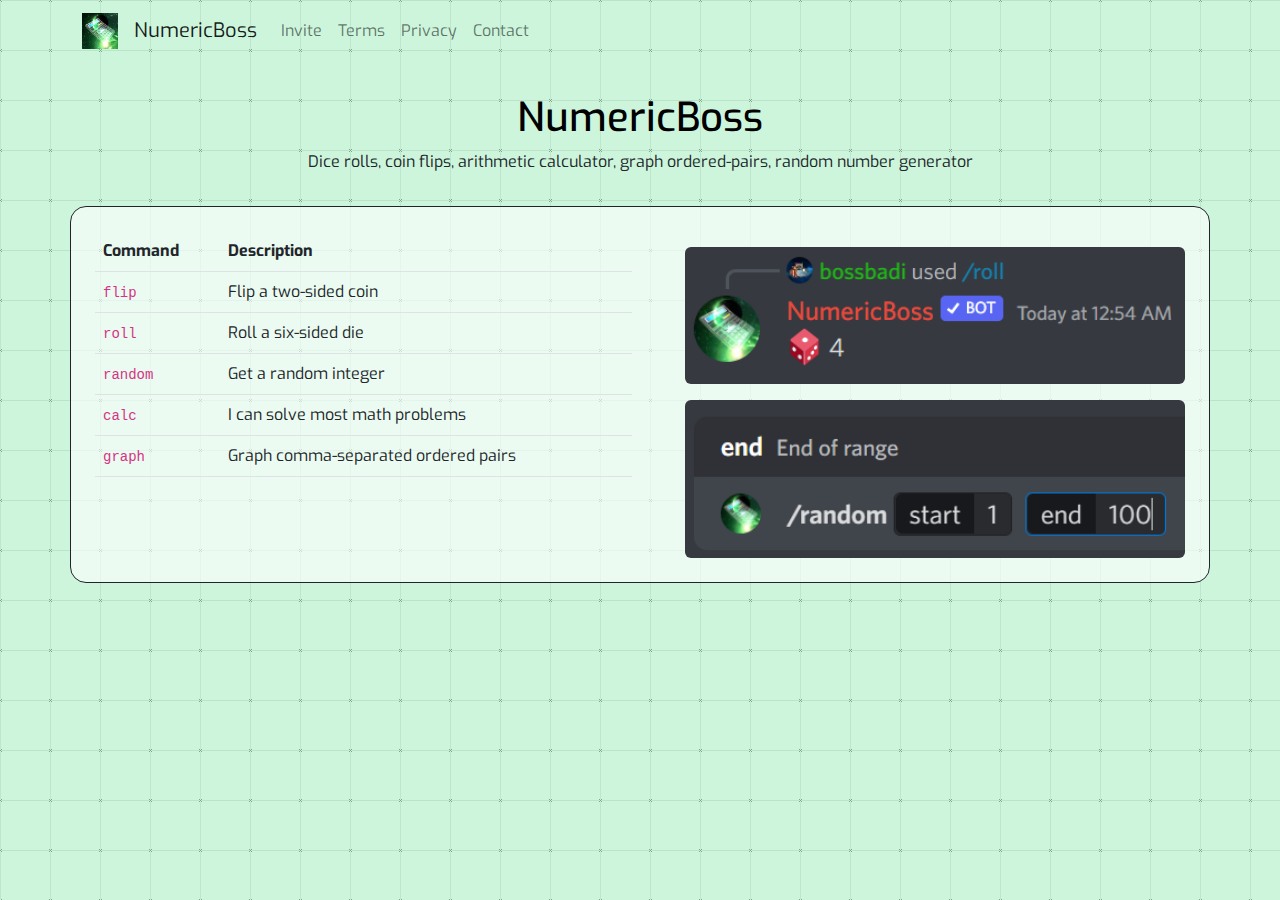
<file: index.html>
<!DOCTYPE html>
<html lang="en">
  <head>
    <meta charset="UTF-8" />
    <meta name="viewport" content="width=device-width, initial-scale=1.0" />
    <link rel="icon" href="images/avatar.ico" />

    <title>NumericBoss</title>
    <meta name="author" content="bossbadi" />
    <meta
      name="description"
      content="Dice rolls, coin flips, arithmetic calculator, graph ordered-pairs, random number generator"
    />
    <meta property="og:image" content="https://numericboss.ml/images/avatar.png" />
    <meta content="#61ff7b" data-react-helmet="true" name="theme-color" />

    <link rel="stylesheet" href="css/bootstrap.min.css" />
    <link rel="stylesheet" href="css/main.css" />
    <script src="js/navScroll.js"></script>
  </head>
  <body>
    <nav class="navbar navbar-expand-lg sticky-top">
      <div class="container">
        <a class="navbar-brand" href="index.html"><img src="images/avatar.ico" height="36" /></a>
        <a class="navbar-brand" href="index.html">NumericBoss</a>
        <button
          class="navbar-toggler"
          type="button"
          data-bs-toggle="collapse"
          data-bs-target="#navbarNav"
          aria-controls="navbarNav"
          aria-expanded="false"
          aria-label="Toggle navigation"
        >
          <span class="navbar-toggler-icon"></span>
        </button>
        <div class="collapse navbar-collapse" id="navbarNav">
          <ul class="navbar-nav">
            <li class="nav-item">
              <a class="nav-link" href="invite.html" target="_blank">Invite</a>
            </li>
            <li class="nav-item">
              <a class="nav-link" href="terms.html">Terms</a>
            </li>
            <li class="nav-item">
              <a class="nav-link" href="privacy.html">Privacy</a>
            </li>
            <li class="nav-item">
              <a class="nav-link" href="contact.html">Contact</a>
            </li>
          </ul>
        </div>
      </div>
    </nav>

    <section class="container header">
      <h1>NumericBoss</h1>
      <p>Dice rolls, coin flips, arithmetic calculator, graph ordered-pairs, random number generator</p>
    </section>

    <section class="container text-container">
      <div class="d-flex flex-row">
        <div class="p-2 table-responsive table-wrapper">
          <table class="table">
            <tr>
              <th>Command</th>
              <th>Description</th>
            </tr>
            <tr>
              <td><code>flip</code></td>
              <td>Flip a two-sided coin</td>
            </tr>
            <tr>
              <td><code>roll</code></td>
              <td>Roll a six-sided die</td>
            </tr>
            <tr>
              <td><code>random</code></td>
              <td>Get a random integer</td>
            </tr>
            <tr>
              <td><code>calc</code></td>
              <td>I can solve most math problems</td>
            </tr>
            <tr>
              <td><code>graph</code></td>
              <td>Graph comma-separated ordered pairs</td>
            </tr>
          </table>
        </div>

        <div class="p-2 img-wrapper">
          <img class="img-fluid rounded example-img" src="images/examples/roll.png" />
          <img class="img-fluid rounded example-img" src="images/examples/random.png" />
        </div>
      </div>
    </section>

    <script src="js/bootstrap.bundle.min.js"></script>
  </body>
</html>
</file>
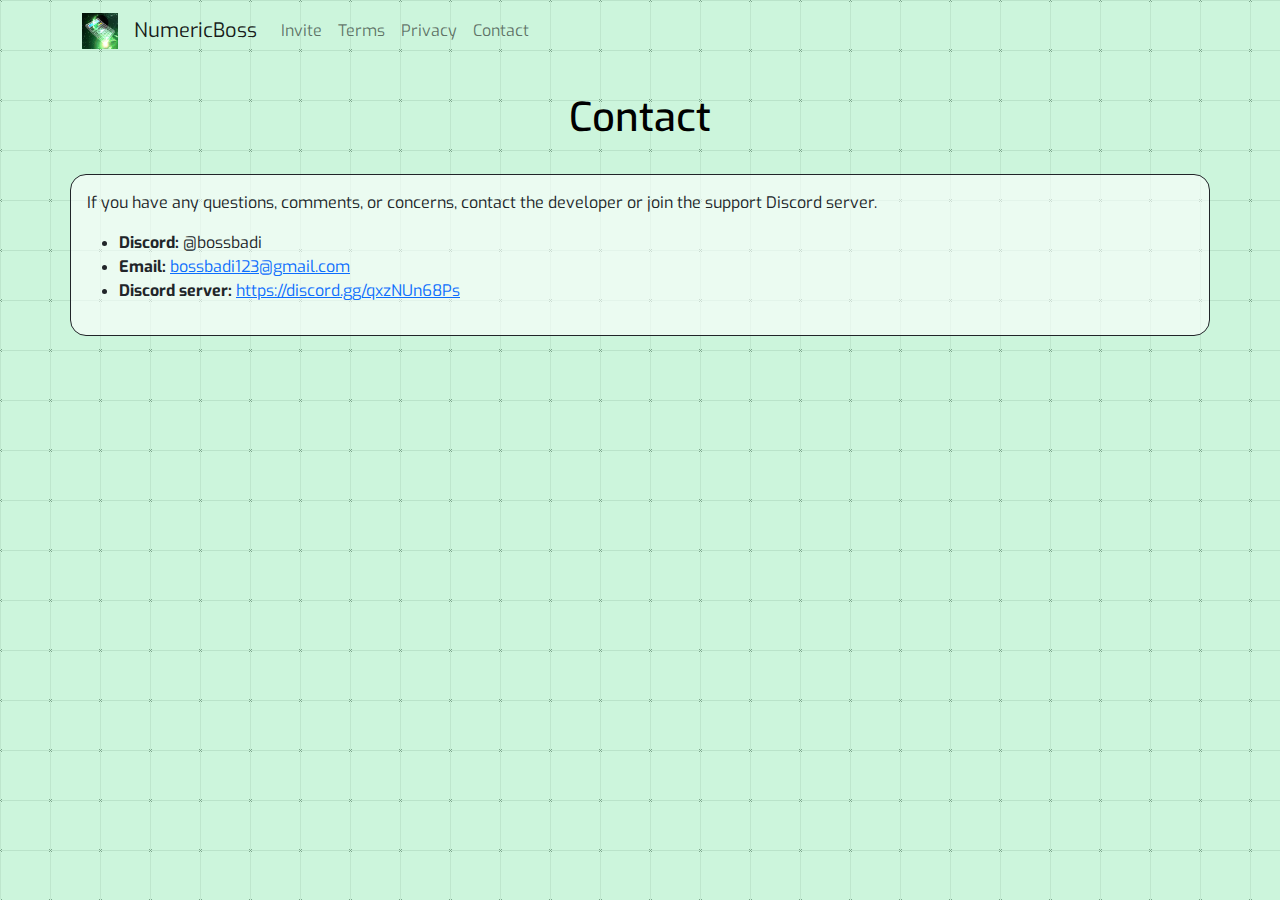
<file: contact.html>
<!DOCTYPE html>
<html lang="en">
  <head>
    <meta charset="UTF-8" />
    <meta name="viewport" content="width=device-width, initial-scale=1.0" />
    <link rel="icon" href="images/avatar.ico" />

    <title>Contact | NumericBoss</title>
    <meta name="author" content="bossbadi" />
    <meta
      name="description"
      content="Dice rolls, coin flips, arithmetic calculator, graph ordered-pairs, random number generator"
    />
    <meta property="og:image" content="https://numericboss.ml/images/avatar.png" />
    <meta content="#61ff7b" data-react-helmet="true" name="theme-color" />

    <link rel="stylesheet" href="css/bootstrap.min.css" />
    <link rel="stylesheet" href="css/main.css" />
    <script src="js/navScroll.js"></script>
  </head>
  <body>
    <nav class="navbar navbar-expand-lg sticky-top">
      <div class="container">
        <a class="navbar-brand" href="index.html"><img src="images/avatar.ico" height="36" /></a>
        <a class="navbar-brand" href="index.html">NumericBoss</a>
        <button
          class="navbar-toggler"
          type="button"
          data-bs-toggle="collapse"
          data-bs-target="#navbarNav"
          aria-controls="navbarNav"
          aria-expanded="false"
          aria-label="Toggle navigation"
        >
          <span class="navbar-toggler-icon"></span>
        </button>
        <div class="collapse navbar-collapse" id="navbarNav">
          <ul class="navbar-nav">
            <li class="nav-item">
              <a class="nav-link" href="invite.html" target="_blank">Invite</a>
            </li>
            <li class="nav-item">
              <a class="nav-link" href="terms.html">Terms</a>
            </li>
            <li class="nav-item">
              <a class="nav-link" href="privacy.html">Privacy</a>
            </li>
            <li class="nav-item">
              <a class="nav-link" href="contact.html">Contact</a>
            </li>
          </ul>
        </div>
      </div>
    </nav>

    <section class="container header">
      <h1>Contact</h1>
    </section>

    <section class="container text-container">
      <p>If you have any questions, comments, or concerns, contact the developer or join the support Discord server.</p>
      <ul>
        <li><strong>Discord:</strong> @bossbadi</li>
        <li><strong>Email:</strong> <a href="mailto:bossbadi123@gmail.com">bossbadi123@gmail.com</a></li>
        <li><strong>Discord server:</strong> <a href="https://discord.gg/qxzNUn68Ps">https://discord.gg/qxzNUn68Ps</a></li>
      </ul>
    </section>

    <script src="js/bootstrap.bundle.min.js"></script>
  </body>
</html>
</file>
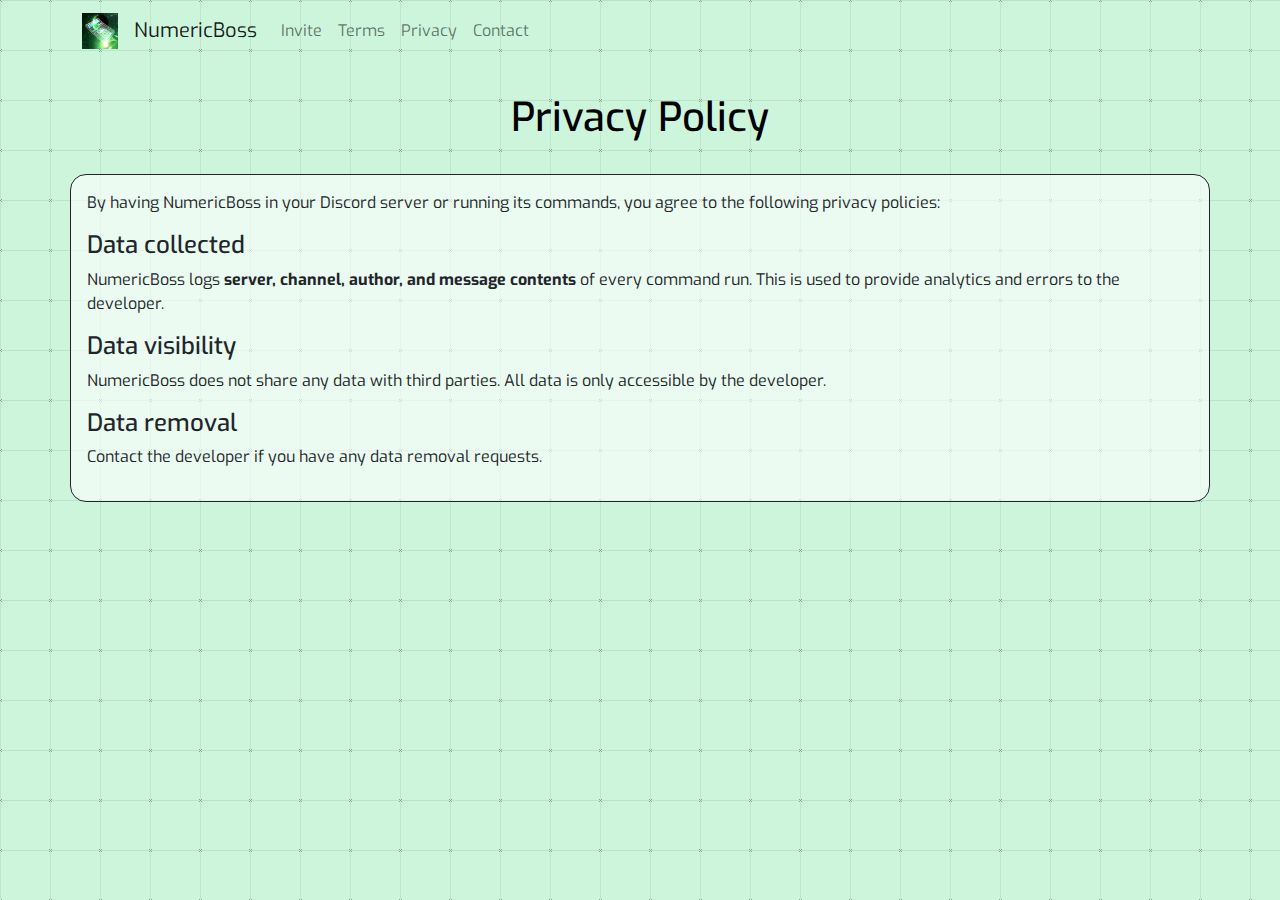
<file: privacy.html>
<!DOCTYPE html>
<html lang="en">
  <head>
    <meta charset="UTF-8" />
    <meta name="viewport" content="width=device-width, initial-scale=1.0" />
    <link rel="icon" href="images/avatar.ico" />

    <title>Privacy Policy | NumericBoss</title>
    <meta name="author" content="bossbadi" />
    <meta
      name="description"
      content="Dice rolls, coin flips, arithmetic calculator, graph ordered-pairs, random number generator"
    />
    <meta property="og:image" content="https://numericboss.ml/images/avatar.png" />
    <meta content="#61ff7b" data-react-helmet="true" name="theme-color" />

    <link rel="stylesheet" href="css/bootstrap.min.css" />
    <link rel="stylesheet" href="css/main.css" />
    <script src="js/navScroll.js"></script>
  </head>
  <body>
    <nav class="navbar navbar-expand-lg sticky-top">
      <div class="container">
        <a class="navbar-brand" href="index.html"><img src="images/avatar.ico" height="36" /></a>
        <a class="navbar-brand" href="index.html">NumericBoss</a>
        <button
          class="navbar-toggler"
          type="button"
          data-bs-toggle="collapse"
          data-bs-target="#navbarNav"
          aria-controls="navbarNav"
          aria-expanded="false"
          aria-label="Toggle navigation"
        >
          <span class="navbar-toggler-icon"></span>
        </button>
        <div class="collapse navbar-collapse" id="navbarNav">
          <ul class="navbar-nav">
            <li class="nav-item">
              <a class="nav-link" href="invite.html" target="_blank">Invite</a>
            </li>
            <li class="nav-item">
              <a class="nav-link" href="terms.html">Terms</a>
            </li>
            <li class="nav-item">
              <a class="nav-link" href="privacy.html">Privacy</a>
            </li>
            <li class="nav-item">
              <a class="nav-link" href="contact.html">Contact</a>
            </li>
          </ul>
        </div>
      </div>
    </nav>

    <section class="container header">
      <h1>Privacy Policy</h1>
    </section>

    <section class="container text-container">
      <p>
        By having NumericBoss in your Discord server or running its commands, you agree to the following privacy policies:
      </p>
      <h4 id="data-collected">Data collected</h4>
      <p>
        NumericBoss logs <strong>server, channel, author, and message contents</strong> of every command run. This is used
        to provide analytics and errors to the developer.
      </p>

      <h4 id="data-visibility">Data visibility</h4>
      <p>NumericBoss does not share any data with third parties. All data is only accessible by the developer.</p>

      <h4 id="data-removal">Data removal</h4>
      <p>Contact the developer if you have any data removal requests.</p>
    </section>

    <script src="js/bootstrap.bundle.min.js"></script>
  </body>
</html>
</file>
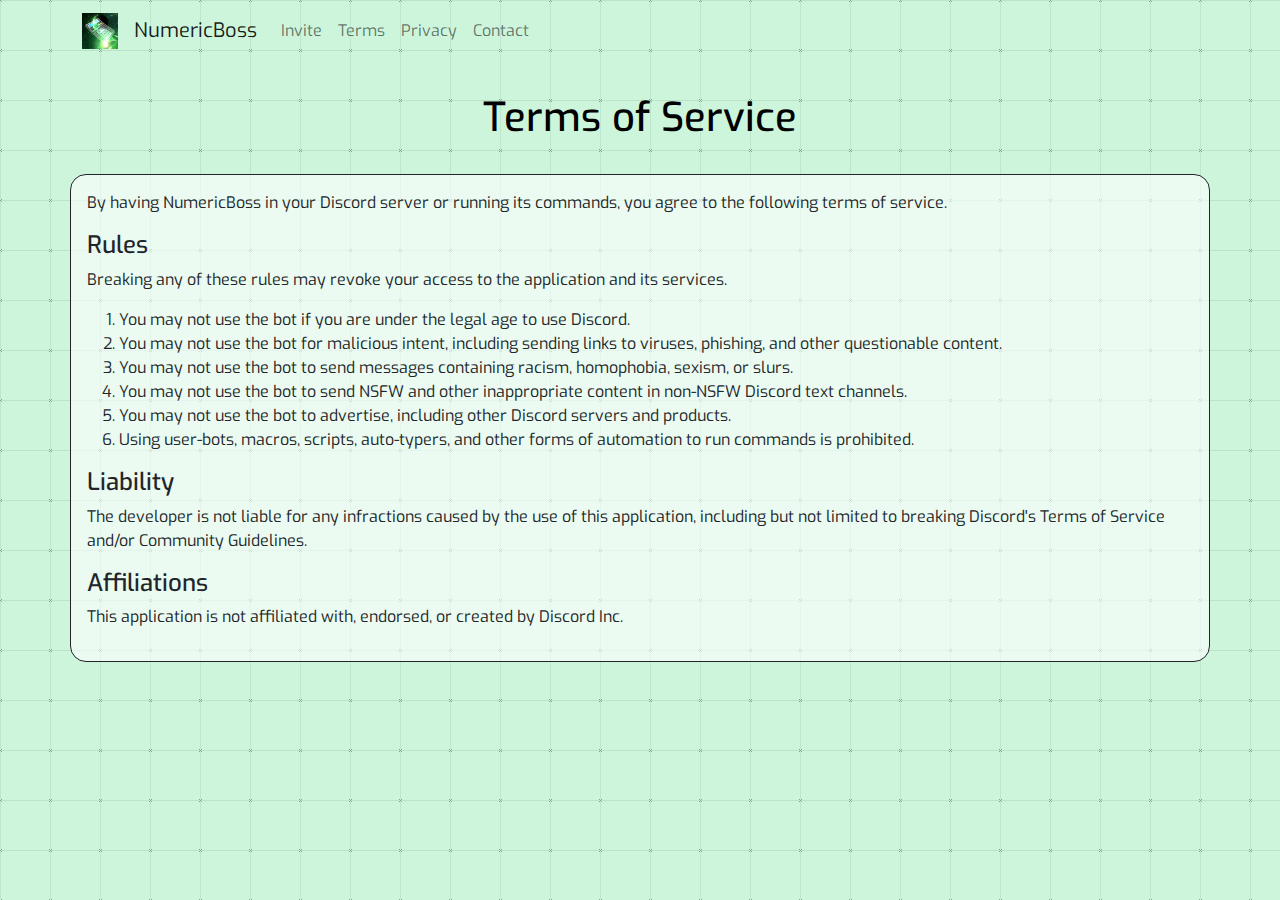
<file: terms.html>
<!DOCTYPE html>
<html lang="en">
  <head>
    <meta charset="UTF-8" />
    <meta name="viewport" content="width=device-width, initial-scale=1.0" />
    <link rel="icon" href="images/avatar.ico" />

    <title>Terms of Service | NumericBoss</title>
    <meta name="author" content="bossbadi" />
    <meta
      name="description"
      content="Dice rolls, coin flips, arithmetic calculator, graph ordered-pairs, random number generator"
    />
    <meta property="og:image" content="https://numericboss.ml/images/avatar.png" />
    <meta content="#61ff7b" data-react-helmet="true" name="theme-color" />

    <link rel="stylesheet" href="css/bootstrap.min.css" />
    <link rel="stylesheet" href="css/main.css" />
    <script src="js/navScroll.js"></script>
  </head>
  <body>
    <nav class="navbar navbar-expand-lg sticky-top">
      <div class="container">
        <a class="navbar-brand" href="index.html"><img src="images/avatar.ico" height="36" /></a>
        <a class="navbar-brand" href="index.html">NumericBoss</a>
        <button
          class="navbar-toggler"
          type="button"
          data-bs-toggle="collapse"
          data-bs-target="#navbarNav"
          aria-controls="navbarNav"
          aria-expanded="false"
          aria-label="Toggle navigation"
        >
          <span class="navbar-toggler-icon"></span>
        </button>
        <div class="collapse navbar-collapse" id="navbarNav">
          <ul class="navbar-nav">
            <li class="nav-item">
              <a class="nav-link" href="invite.html" target="_blank">Invite</a>
            </li>
            <li class="nav-item">
              <a class="nav-link" href="terms.html">Terms</a>
            </li>
            <li class="nav-item">
              <a class="nav-link" href="privacy.html">Privacy</a>
            </li>
            <li class="nav-item">
              <a class="nav-link" href="contact.html">Contact</a>
            </li>
          </ul>
        </div>
      </div>
    </nav>

    <section class="container header">
      <h1>Terms of Service</h1>
    </section>

    <section class="container text-container">
      <p>
        By having NumericBoss in your Discord server or running its commands, you agree to the following terms of service.
      </p>
      <h4 id="rules">Rules</h4>
      <p>Breaking any of these rules may revoke your access to the application and its services.</p>
      <ol>
        <li>You may not use the bot if you are under the legal age to use Discord.</li>
        <li>
          You may not use the bot for malicious intent, including sending links to viruses, phishing, and other
          questionable content.
        </li>
        <li>You may not use the bot to send messages containing racism, homophobia, sexism, or slurs.</li>
        <li>You may not use the bot to send NSFW and other inappropriate content in non-NSFW Discord text channels.</li>
        <li>You may not use the bot to advertise, including other Discord servers and products.</li>
        <li>
          Using user-bots, macros, scripts, auto-typers, and other forms of automation to run commands is prohibited.
        </li>
      </ol>
      <h4 id="liability">Liability</h4>
      <p>
        The developer is not liable for any infractions caused by the use of this application, including but not limited
        to breaking Discord&#39;s Terms of Service and/or Community Guidelines.
      </p>
      <h4 id="affiliations">Affiliations</h4>
      <p>This application is not affiliated with, endorsed, or created by Discord Inc.</p>
    </section>

    <script src="js/bootstrap.bundle.min.js"></script>
  </body>
</html>
</file>
<file: css/main.css>
@import url(https://fonts.googleapis.com/css?family=Exo:500);

::-webkit-scrollbar {
  width: 0; /* Remove scrollbar space */
}

html {
  overflow: scroll;
  overflow-x: hidden;
  scroll-behavior: smooth;
}

html:not([data-scroll="0"]) .navbar {
  transition: 1s;
  background-color: white;
  box-shadow: 0 0 20px 0 rgba(0, 0, 0, 0.5);
}

html[data-scroll="0"] .navbar {
  transition: 1s;
  background-color: transparent;
  box-shadow: none;
}

body {
  font-family: "Exo", arial;
  word-wrap: break-word;
}

h1 {
  height: 100%;
  display: flex;
  justify-content: center;
  align-items: center;
  color: black;
}

.header {
  margin-top: 2em;
  margin-bottom: 2em;
  text-align: center;
}

.text-container {
  background-color: rgba(255, 255, 255, 0.6);
  padding: 1em;
  border-radius: 1em;
  border-style: solid;
  border-width: 1px;
  width: 90%;
  margin-bottom: 1em;
}

/* Background data (Original source: https://subtlepatterns.com/grid-me/) */
/* Animations */
@-webkit-keyframes bg-scrolling-reverse {
  100% {
    background-position: 50px 50px;
  }
}
@keyframes bg-scrolling-reverse {
  100% {
    background-position: 50px 50px;
  }
}
@-webkit-keyframes bg-scrolling {
  0% {
    background-position: 50px 50px;
  }
}
@keyframes bg-scrolling {
  0% {
    background-position: 50px 50px;
  }
}

body {
  background: url(../images/tile.png) repeat 0 0;
  -webkit-animation: bg-scrolling-reverse 0.92s infinite; /* Safari 4+ */ /* Fx 5+ */ /* Opera 12+ */
  animation: bg-scrolling-reverse 0.92s infinite; /* IE 10+ */
  -webkit-animation-timing-function: linear;
  animation-timing-function: linear;
}

.table-wrapper {
  width: 100%;
}

.img-wrapper {
  width: 100%;
}

.example-img {
  width: 500px;
  height: auto;
  margin-top: 1em;
  float: right;
}

@media screen and (max-width: 800px) {
  .img-wrapper {
    display: none;
  }
  .table-wrapper {
    min-width: none;
  }
}
</file>
